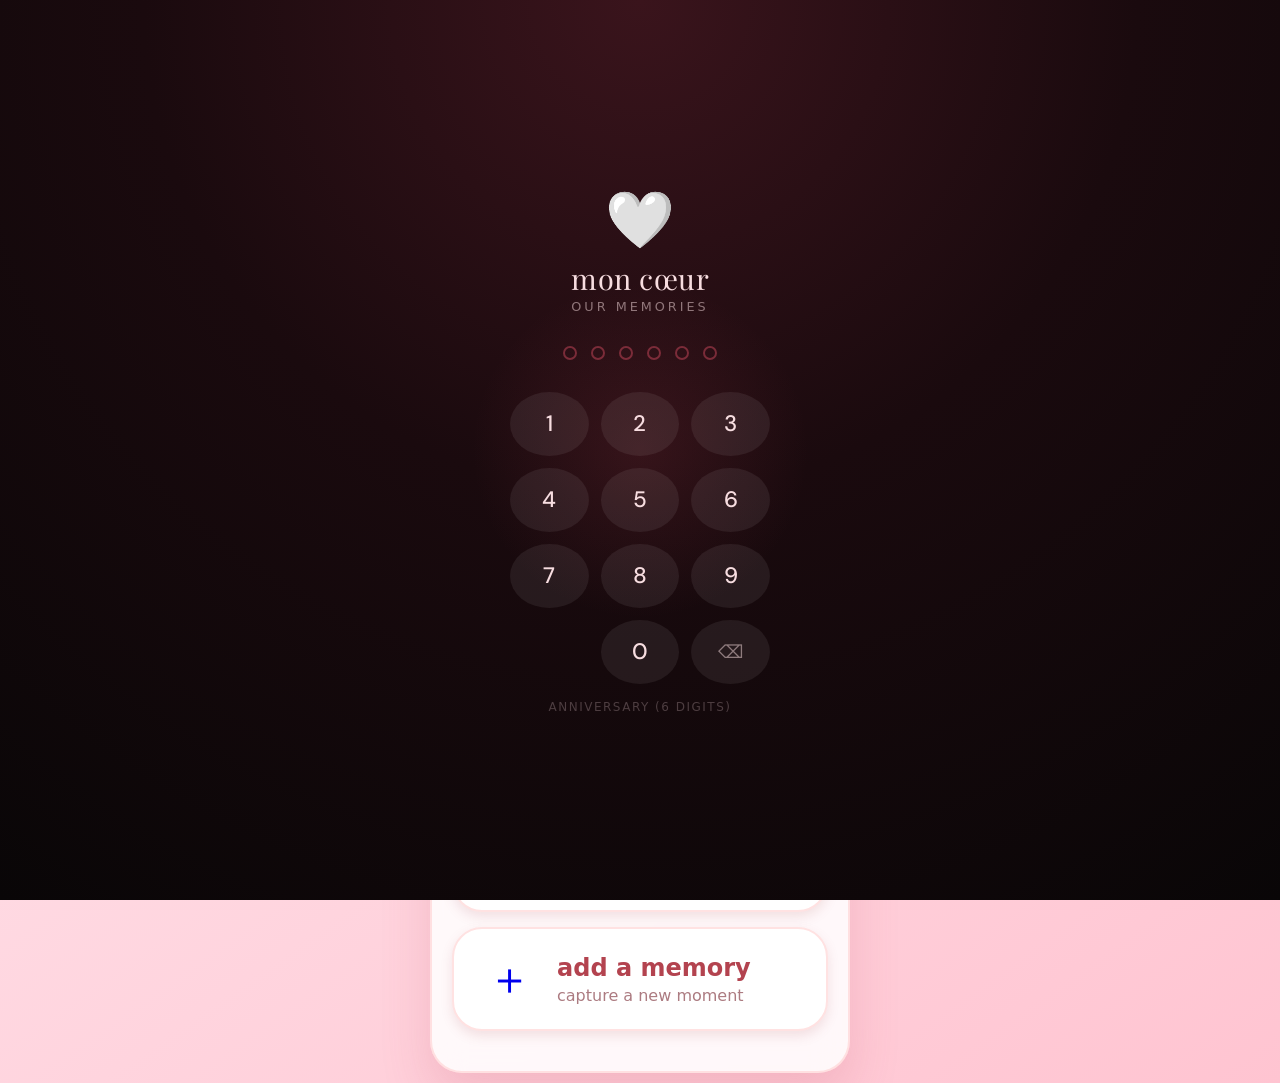
<file: index.html>
<!DOCTYPE html>
<html lang="en">
<head>
  <meta charset="UTF-8" />
  <meta name="viewport" content="width=device-width, initial-scale=1.0, maximum-scale=1.0" />
  <title>mon cœur 🤍</title>
  <link rel="preconnect" href="https://fonts.googleapis.com" />
  <link href="https://fonts.googleapis.com/css2?family=Playfair+Display:ital,wght@0,400;0,600;1,400&family=DM+Sans:wght@300;400;500&display=swap" rel="stylesheet" />
  <link rel="stylesheet" href="styles.css" />
</head>
<body>

<!-- ====== 🔒 LOCK SCREEN ====== -->
<div id="lockScreen" class="lock-screen">
  <div class="lock-glow"></div>
  <div class="lock-container">
    <div class="lock-logo">🤍</div>
    <div class="lock-title">mon cœur</div>
    <div class="lock-sub">our memories</div>
    <div class="pin-dots" id="pinDots">
      <div class="pin-dot"></div><div class="pin-dot"></div>
      <div class="pin-dot"></div><div class="pin-dot"></div>
      <div class="pin-dot"></div><div class="pin-dot"></div>
    </div>
    <div class="keypad" id="keypad">
      <button class="key" data-k="1">1</button>
      <button class="key" data-k="2">2</button>
      <button class="key" data-k="3">3</button>
      <button class="key" data-k="4">4</button>
      <button class="key" data-k="5">5</button>
      <button class="key" data-k="6">6</button>
      <button class="key" data-k="7">7</button>
      <button class="key" data-k="8">8</button>
      <button class="key" data-k="9">9</button>
      <button class="key" data-k="" style="background:transparent;box-shadow:none;cursor:default;"></button>
      <button class="key" data-k="0">0</button>
      <button class="key del" id="delKey">⌫</button>
    </div>
    <div class="pin-hint">anniversary (6 digits)</div>
  </div>
</div>

<!-- ====== HUB PAGE ====== -->
<div id="pageHub" class="page active">
  <div class="nav-row" style="justify-content:flex-end;">
    <span class="hub-icon">💕</span>
  </div>
  <h2>our little world</h2>
  <div class="subtitle">every moment with you is a treasure</div>

  <!-- photo strip; images list is in hidden element below -->
  <div class="photo-strip" id="photoStrip"></div>
  <div id="stripSource" data-images="ohima (1).jpeg, ohima (1).jpg, ohima (1).png, ohima (2).jpg, ohima (3).jpg, ohima (4).jpg, ohima (5).jpg, ohima (6).jpg, ohima (7).jpg, ohima (8).jpg, ohima (9).jpg, ohima (10).jpg, ohima (11).jpg, ohima (12).jpg, ohima (13).jpg, ohima (14).jpg, ohima (15).jpg, ohima (16).jpg, ohima (17).jpg, ohima (18).jpg" style="display:none;"></div>

  <div class="hub-cards">
    <a class="hub-card" href="reasons.html">
      <span class="card-icon">🥰</span>
      <div class="card-text"><h3>14 reasons</h3><p>why you're everything</p></div>
    </a>
    <a class="hub-card" href="surprise.html">
      <span class="card-icon">🗺️</span>
      <div class="card-text"><h3>Suprises</h3><p> surprises for you</p></div>
    </a>
    <a class="hub-card" href="letters.html">
      <span class="card-icon">💌</span>
      <div class="card-text"><h3>open when…</h3><p>5 letters for you</p></div>
    </a>
    <a class="hub-card" href="gallery.html">
      <span class="card-icon">📸</span>
      <div class="card-text"><h3>gallery</h3><p>all our moments</p></div>
    </a>
    <a class="hub-card" href="vault.html">
      <span class="card-icon">✨</span>
      <div class="card-text"><h3>memory vault</h3><p>our story, moment by moment</p></div>
    </a>
    <a class="hub-card" href="add.html">
      <span class="card-icon">＋</span>
      <div class="card-text"><h3>add a memory</h3><p>capture a new moment</p></div>
    </a>
  </div>
</div>

<script src="script.js"></script>
</body>
</html>
</file>
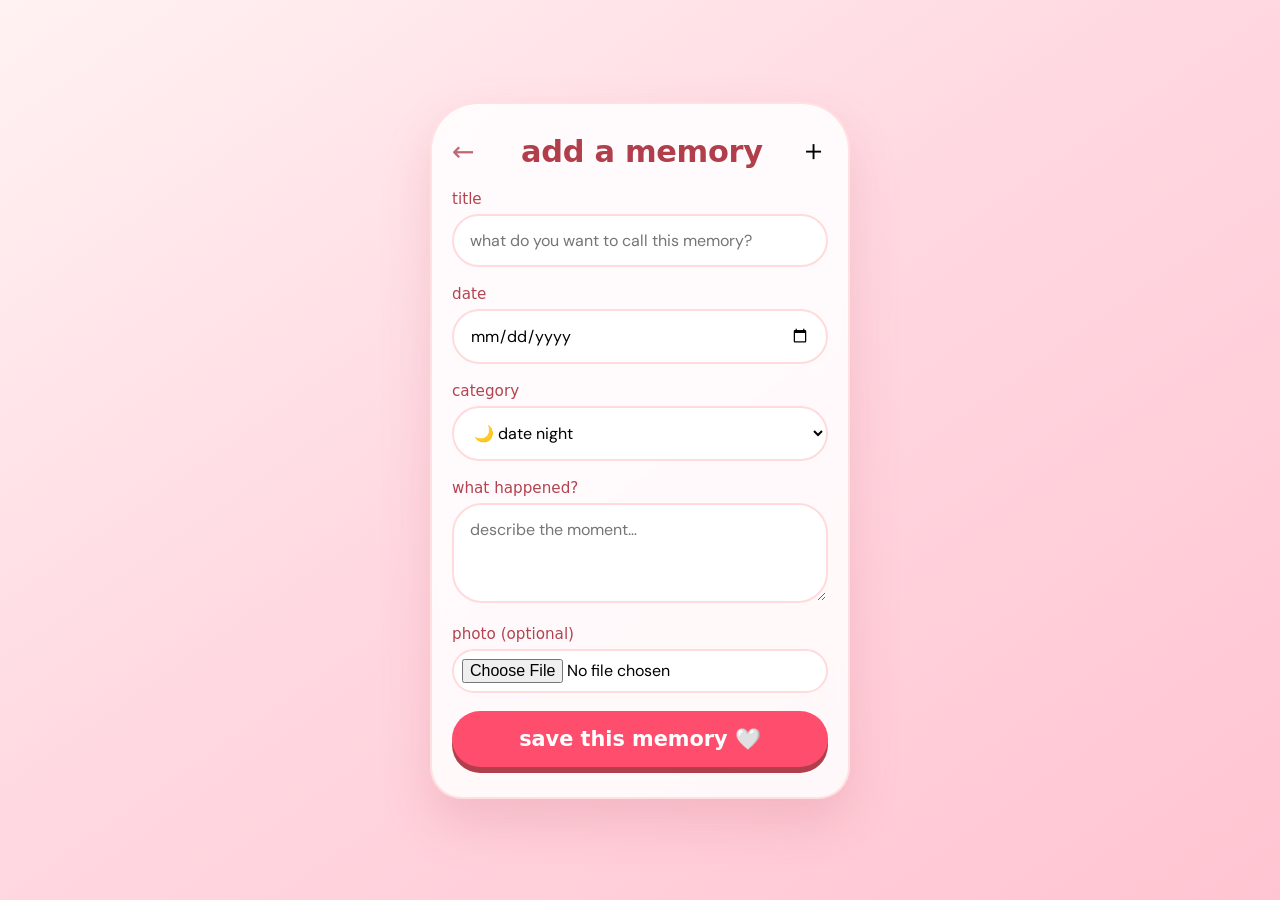
<file: add.html>
<!DOCTYPE html>
<html lang="en">
<head>
  <meta charset="UTF-8" />
  <meta name="viewport" content="width=device-width, initial-scale=1.0, maximum-scale=1.0" />
  <title>add a memory</title>
  <link rel="preconnect" href="https://fonts.googleapis.com" />
  <link href="https://fonts.googleapis.com/css2?family=Playfair+Display:ital,wght@0,400;0,600;1,400&family=DM+Sans:wght@300;400;500&display=swap" rel="stylesheet" />
  <link rel="stylesheet" href="styles.css" />
</head>
<body>
  <div id="pageAdd" class="page active">
    <div class="nav-row">
      <a class="back-btn" href="index.html">←</a>
      <h2 style="margin:0;">add a memory</h2>
      <span class="hub-icon">＋</span>
    </div>
    <div style="margin-top:10px;">
      <div class="form-group">
        <label class="form-label">title</label>
        <input class="form-input" id="memTitle" placeholder="what do you want to call this memory?" maxlength="60" />
      </div>
      <div class="form-group">
        <label class="form-label">date</label>
        <input class="form-input" id="memDate" type="date" />
      </div>
      <div class="form-group">
        <label class="form-label">category</label>
        <select class="form-select" id="memTag">
          <option value="date night">🌙 date night</option>
          <option value="adventure">🗺️ adventure</option>
          <option value="everyday">☀️ everyday moment</option>
          <option value="milestone">🎉 milestone</option>
          <option value="silly">😄 silly memory</option>
          <option value="first">✨ a first</option>
        </select>
      </div>
      <div class="form-group">
        <label class="form-label">what happened?</label>
        <textarea class="form-textarea" id="memNote" placeholder="describe the moment…"></textarea>
      </div>
      <div class="form-group">
        <label class="form-label">photo (optional)</label>
        <input type="file" id="memImage" accept="image/*" class="form-input" style="padding:8px;" />
        <div id="imagePreview" style="margin-top:8px; display:none;">
          <img id="previewImg" style="max-width:100%; max-height:150px; border-radius:12px; border:2px solid var(--border);" />
        </div>
      </div>
      <button class="reveal-btn" id="saveMemoryBtn" style="margin-top:0;">save this memory 🤍</button>
    </div>
  </div>

  <div class="added-toast" id="toast">memory saved 🤍</div>

  <script src="script.js"></script>
</body>
</html>
</file>
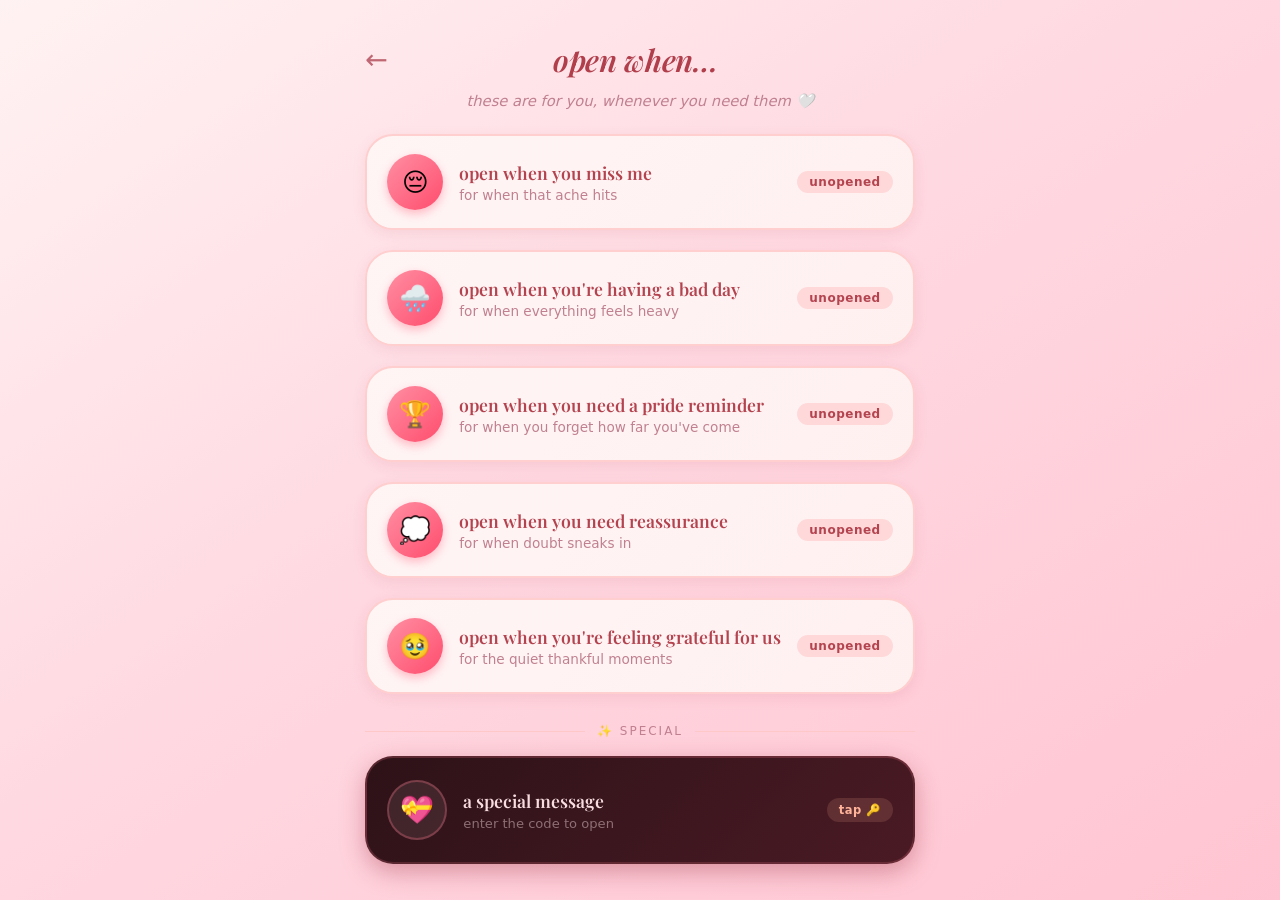
<file: letters.html>
<!DOCTYPE html>
<html lang="en">
<head>
  <meta charset="UTF-8" />
  <meta name="viewport" content="width=device-width, initial-scale=1.0, maximum-scale=1.0" />
  <title>open when… 💌</title>
  <link rel="preconnect" href="https://fonts.googleapis.com" />
  <link href="https://fonts.googleapis.com/css2?family=Playfair+Display:ital,wght@0,400;0,600;1,400&family=DM+Sans:wght@300;400;500&display=swap" rel="stylesheet" />
  <link rel="stylesheet" href="styles.css" />
</head>
<body>

<div class="letters-page-wrap">
  <div class="nav-row">
    <a class="back-btn" href="index.html">←</a>
    <h2 style="margin:0; font-family:'Playfair Display',serif; font-style:italic;">open when…</h2>
    <span style="width:42px;"></span>
  </div>
  <p style="text-align:center; color:#c08090; font-size:0.92rem; margin:-6px 0 24px; font-style:italic;">these are for you, whenever you need them 🤍</p>

  <!-- Hidden source of regular letters -->
  <template id="lettersSource">
    <span class="letter-data" data-icon="😔" data-label="you miss me" data-sub="for when that ache hits">
      <p>My love,</p><p>If you're reading this, it means you feel that little ache in your chest that whispers my name. Close your eyes for a second.</p><p>Imagine my arms around you.<br>Imagine the forehead kiss you always love.<br>Imagine me saying softly, <em>"I'm right here, mon cœur."</em></p><p>Distance doesn't change what we are. Silence doesn't weaken us. If you miss me, it only means what we share is real — and I miss you too, always. Every single day.</p><p>I love you.</p>
    </span>
    <span class="letter-data" data-icon="🌧️" data-label="you're having a bad day" data-sub="for when everything feels heavy">
      <p>Hey love,</p><p>First of all — breathe. In through your nose, out through your mouth. Bad days visit and then they leave. They don't define you.</p><p>You are not your mistakes. You are not this moment. You are the strongest, kindest, most resilient soul I know — and if today feels too heavy, let me carry part of it.</p><p>Tomorrow will feel different. I promise. And whenever you need me, I'm always one call away.</p><p>I love you more than bad days, I promise. 🤍</p>
    </span>
    <span class="letter-data" data-icon="🏆" data-label="you need a pride reminder" data-sub="for when you forget how far you've come">
      <p>Stop for a moment.</p><p>Do you know what I see when I look at you? I see someone who keeps going even when it's hard. Someone who grows quietly, consistently, beautifully.</p><p>You sometimes forget how powerful you are. I see your light, your effort, and the growth that happens every single day. The version of you reading this is already further than the version of you who started — and that's everything.</p><p>I am so incredibly proud of you. Never shrink your glow for anyone.</p><p>All of it — I love it. I love <em>you</em>. 🤍</p>
    </span>
    <span class="letter-data" data-icon="💭" data-label="you need reassurance" data-sub="for when doubt sneaks in">
      <p>Mon cœur,</p><p>If you ever — even for a second — doubt my love, let me be louder than that doubt:</p><p><strong>I am here. Fully, completely, genuinely here.</strong></p><p>You don't have to be perfect to deserve my love. You don't have to earn it or prove it. You already have me — all of me — exactly as you are.</p><p>Whatever that voice in your head is telling you, it's lying. You are wanted. You are chosen. You are loved beyond what words can hold.</p><p>I love you. Full stop. 🤍</p>
    </span>
    <span class="letter-data" data-icon="🥹" data-label="you're feeling grateful for us" data-sub="for the quiet thankful moments">
      <p>My heart,</p><p>If you're reading this thinking about us — about what we've built, about how far we've come — know that I feel it too.</p><p>I'm grateful for your laugh. Your patience. The way you love me without making it complicated. The way you <em>chose</em> me, and keep choosing me.</p><p>I don't take a single day of us for granted. This thing we have is rare, and I know it, and I protect it.</p><p>Thank you for being mine. Thank you for letting me be yours. I love you endlessly.</p><p>— always yours 🤍</p>
    </span>
  </template>

  <div class="letters-board" id="lettersBoard"></div>

  <!-- Special Occasion Letter -->
  <div class="special-letter-wrap">
    <div class="special-divider"><span>✨ special</span></div>

    <div class="special-envelope" id="specialEnvelope">
      <div class="special-envelope-inner">
        <div class="special-seal">💝</div>
        <div class="special-text">
          <div class="special-label">a special message</div>
          <div class="special-sub">enter the code to open</div>
        </div>
        <div class="special-chip unlocked-chip">tap 🔑</div>
      </div>
    </div>

    <!-- Inline PIN pad -->
    <div id="specialPinWrap" style="display:none; margin-top:16px; background:rgba(45,18,24,0.9); border-radius:28px; padding:24px 20px; border:1px solid rgba(255,120,140,0.2);">
      <div style="text-align:center; color:rgba(247,221,224,0.6); font-size:0.78rem; letter-spacing:2px; text-transform:uppercase; margin-bottom:18px;">enter 4-digit code</div>
      <div id="specialDots" style="display:flex; gap:14px; justify-content:center; margin-bottom:22px;">
        <div class="s-dot"></div><div class="s-dot"></div>
        <div class="s-dot"></div><div class="s-dot"></div>
      </div>
      <div style="display:grid; grid-template-columns:repeat(3,1fr); gap:10px; max-width:220px; margin:0 auto;">
        <button class="s-key" data-k="1">1</button>
        <button class="s-key" data-k="2">2</button>
        <button class="s-key" data-k="3">3</button>
        <button class="s-key" data-k="4">4</button>
        <button class="s-key" data-k="5">5</button>
        <button class="s-key" data-k="6">6</button>
        <button class="s-key" data-k="7">7</button>
        <button class="s-key" data-k="8">8</button>
        <button class="s-key" data-k="9">9</button>
        <button class="s-key" data-k="" style="background:transparent;box-shadow:none;cursor:default;"></button>
        <button class="s-key" data-k="0">0</button>
        <button class="s-key s-del" id="sDelKey">⌫</button>
      </div>
      <div id="specialErr" style="display:none; text-align:center; color:#ff6b85; font-size:0.85rem; margin-top:14px;">wrong code — try again</div>
    </div>
  </div>
</div>

<!-- ====== LETTER MODAL ====== -->
<div class="letter-modal-overlay" id="letterModal">
  <div class="letter-modal-card" id="letterModalCard">
    <div class="letter-modal-header">
      <div class="letter-modal-icon" id="modalIcon">💌</div>
      <div class="letter-modal-title" id="modalTitle">open when…</div>
    </div>
    <div class="letter-modal-body" id="modalBody"></div>
    <div class="letter-modal-close">
      <button class="letter-close-btn" id="closeLetterBtn">seal it back 💌</button>
    </div>
  </div>
</div>

<script src="script.js"></script>
</body>
</html>
</file>
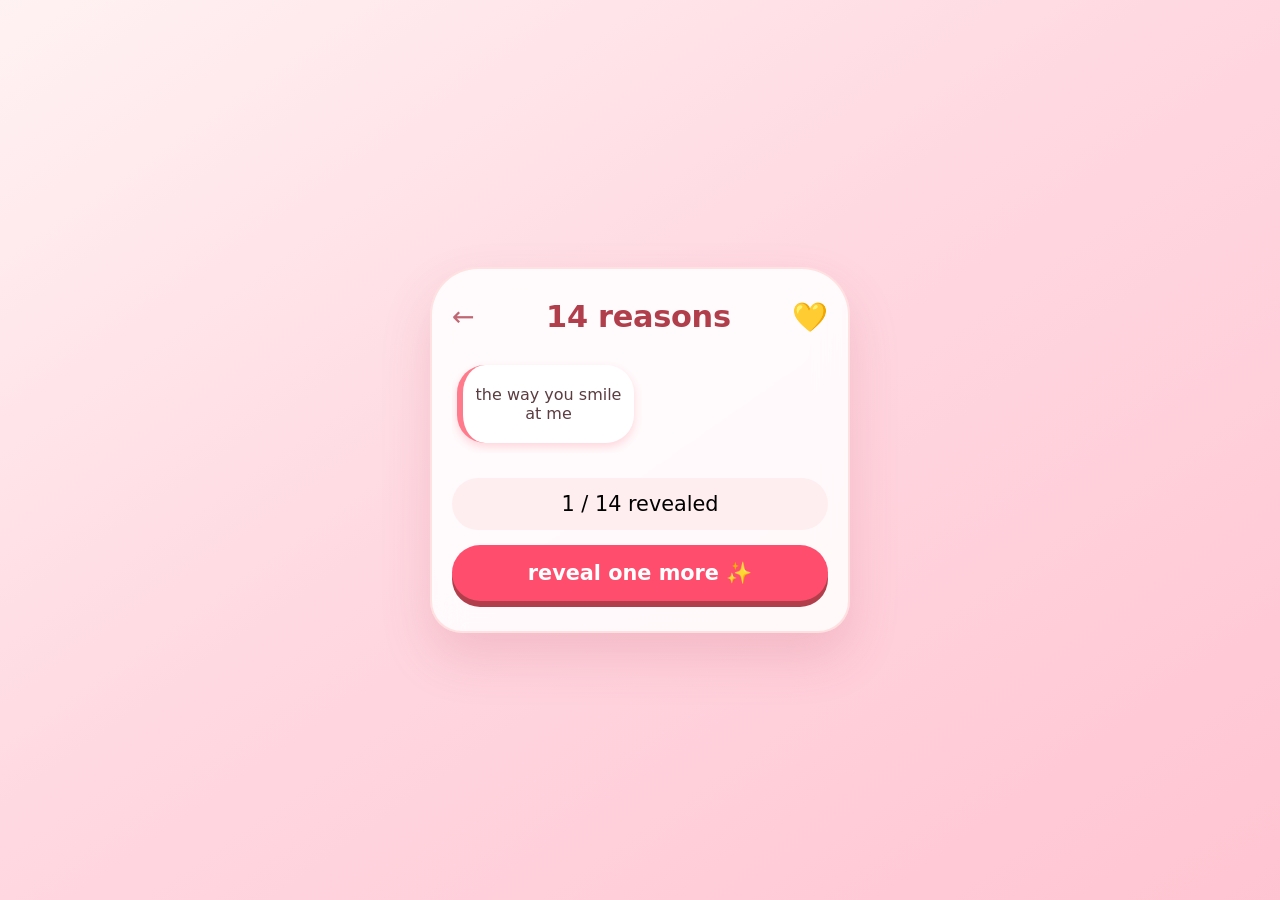
<file: reasons.html>
<!DOCTYPE html>
<html lang="en">
<head>
  <meta charset="UTF-8" />
  <meta name="viewport" content="width=device-width, initial-scale=1.0, maximum-scale=1.0" />
  <title>14 reasons</title>
  <link rel="preconnect" href="https://fonts.googleapis.com" />
  <link href="https://fonts.googleapis.com/css2?family=Playfair+Display:ital,wght@0,400;0,600;1,400&family=DM+Sans:wght@300;400;500&display=swap" rel="stylesheet" />
  <link rel="stylesheet" href="styles.css" />
</head>
<body>
  <div id="pageReasons" class="page active">
    <div class="nav-row">
      <a class="back-btn" href="index.html">←</a>
      <h2 style="margin:0;">14 reasons</h2>
      <span class="hub-icon">💛</span>
    </div>

    <!-- Hidden source of reasons -->
    <ul id="reasonsSource" style="display:none;">
      <li>the way you smile at me</li>
      <li>the way you talk to me</li>
      <li>you still laugh at my jokes</li>
      <li>the way you are constantly trying to learn new things</li>
      <li>your eyes when you talk about dreams</li>
      <li>the way you call me babe</li>
      <li>you are really intellectual</li>
      <li>you make everyday days feel like valentine</li>
      <li>the way you hold my hand</li>
      <li>you always pray for me</li>
      <li>your strength when things are hard</li>
      <li>the cute faces you make</li>
      <li>you chose me back</li>
      <li>you are you, and that's everything I love</li>
    </ul>

    <div class="reasons-grid" id="reasonsGrid"></div>
    <div class="counter" id="reasonCounter">1 / 14 revealed</div>
    <button class="reveal-btn" id="revealOneMore">reveal one more ✨</button>
    <button class="reveal-btn hidden" id="revealAllBtn" style="background:#b13e4b; margin-top:8px;">reveal all 💖</button>
  </div>

  <script src="script.js"></script>
</body>
</html>
</file>
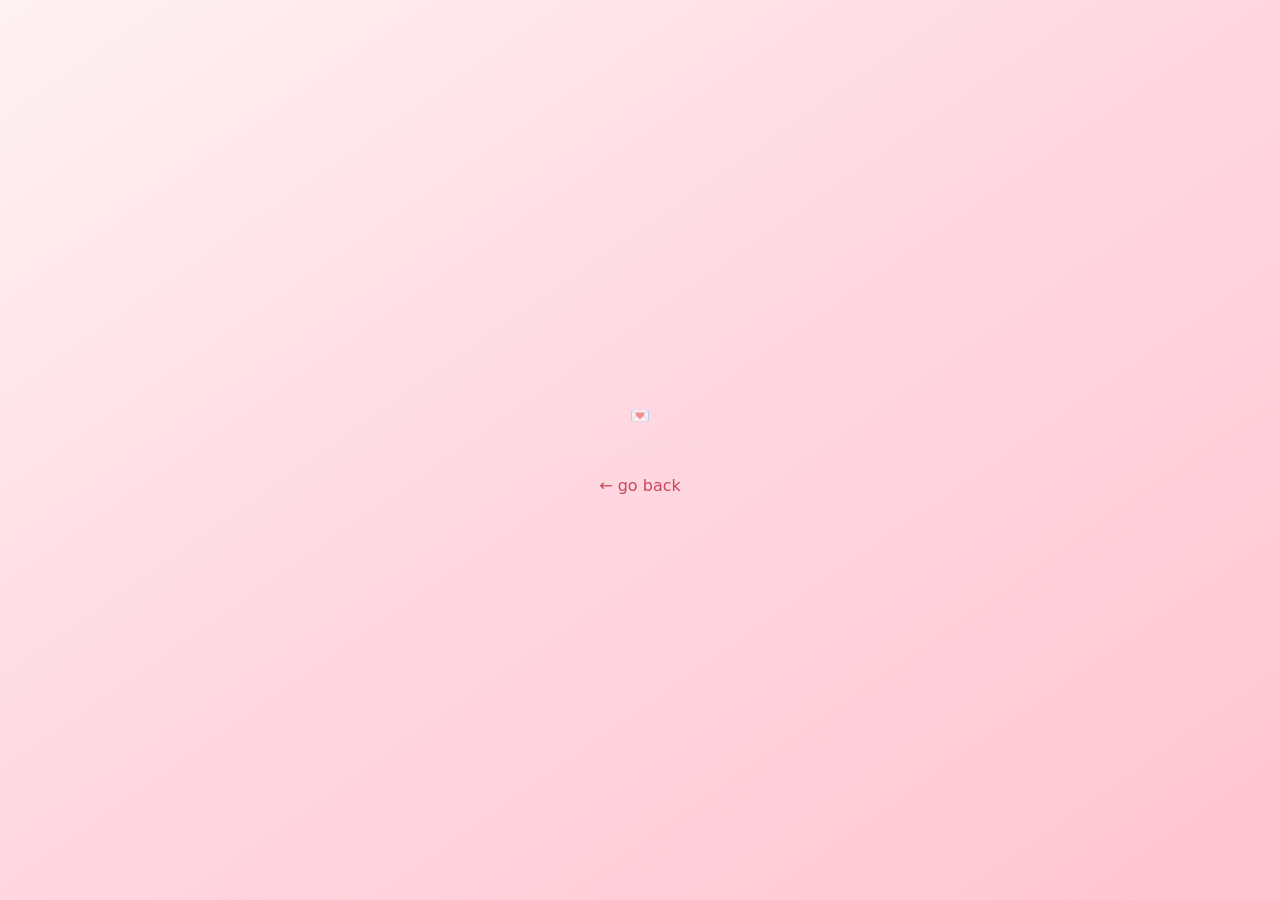
<file: special.html>
<!DOCTYPE html>
<html lang="en">
<head>
  <meta charset="UTF-8" />
  <meta name="viewport" content="width=device-width, initial-scale=1.0, maximum-scale=1.0" />
  <title>for you 💝</title>
  <link rel="preconnect" href="https://fonts.googleapis.com" />
  <link href="https://fonts.googleapis.com/css2?family=Playfair+Display:ital,wght@0,400;0,600;1,400&family=DM+Sans:wght@300;400;500&display=swap" rel="stylesheet" />
  <link rel="stylesheet" href="styles.css" />
</head>
<body>

<div class="heart-bg" id="heartsBg"></div>

<!-- The letter content is now embedded here (hidden until unlocked) -->
<div id="specialLetterContent" style="display:none;" data-title="happy anniversary, my love 💝">
  my love,

  Happy anniversary to the person who has made my heart feel so full, so safe, and so endlessly happy.

  Every day with you feels like a blessing, and every memory we have made together is one I hold close to my heart.

  Thank you for your love, your patience, your laughter, and the warmth you bring into every moment of my life. You are my favorite person, my comfort, and my home.

  I am so grateful for you, for us, and for all the beautiful days still ahead. I love you more than words can say.

  Happy anniversary, my heart. 🤍
</div>

<div class="special-card" id="letterCard" style="display:none;">
  <div class="card-header">
    <span class="header-icon">💝</span>
    <div class="header-title" id="letterTitle"></div>
  </div>
  <div class="card-body" id="letterBody"></div>
  <div class="card-footer">
    <a class="back-link" href="letters.html">← back to letters</a>
  </div>
</div>

<div id="fallback" style="display:none; text-align:center; color:rgba(247,221,224,0.5); font-size:1rem; padding:40px 20px;">
  <p>💌</p>
  <p style="margin-top:12px;">no letter here yet.</p>
  <a href="letters.html" style="color:#c9485b; text-decoration:none; display:block; margin-top:20px;">← go back</a>
</div>

<script src="script.js"></script>
</body>
</html>
</file>
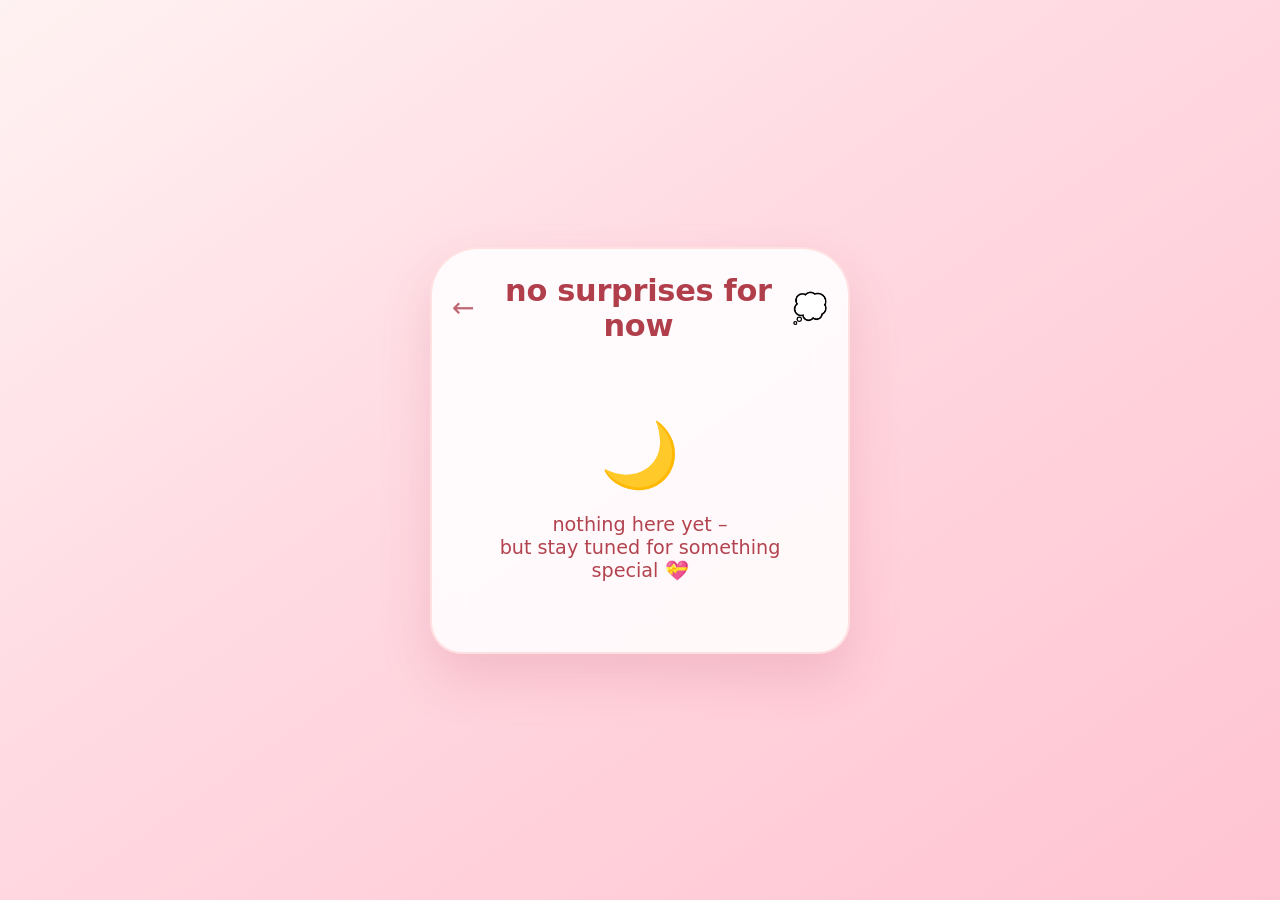
<file: surprise.html>
<!DOCTYPE html>
<html lang="en">
<head>
  <meta charset="UTF-8" />
  <meta name="viewport" content="width=device-width, initial-scale=1.0, maximum-scale=1.0" />
  <title>no surprises yet</title>
  <link rel="preconnect" href="https://fonts.googleapis.com" />
  <link href="https://fonts.googleapis.com/css2?family=Playfair+Display:ital,wght@0,400;0,600;1,400&family=DM+Sans:wght@300;400;500&display=swap" rel="stylesheet" />
  <link rel="stylesheet" href="styles.css" />
</head>
<body>
  <div id="pageSurprise" class="page active">
    <div class="nav-row">
      <a class="back-btn" href="index.html">←</a>
      <h2 style="margin:0;">no surprises for now</h2>
      <span class="hub-icon">💭</span>
    </div>
    <div style="text-align:center; padding:40px 20px;">
      <div class="placeholder-icon">🌙</div>
      <p style="font-size:1.2rem; color:#b3434f;">nothing here yet –<br>but stay tuned for something special 💝</p>
    </div>
  </div>
  <script src="script.js"></script>
</body>
</html>
</file>
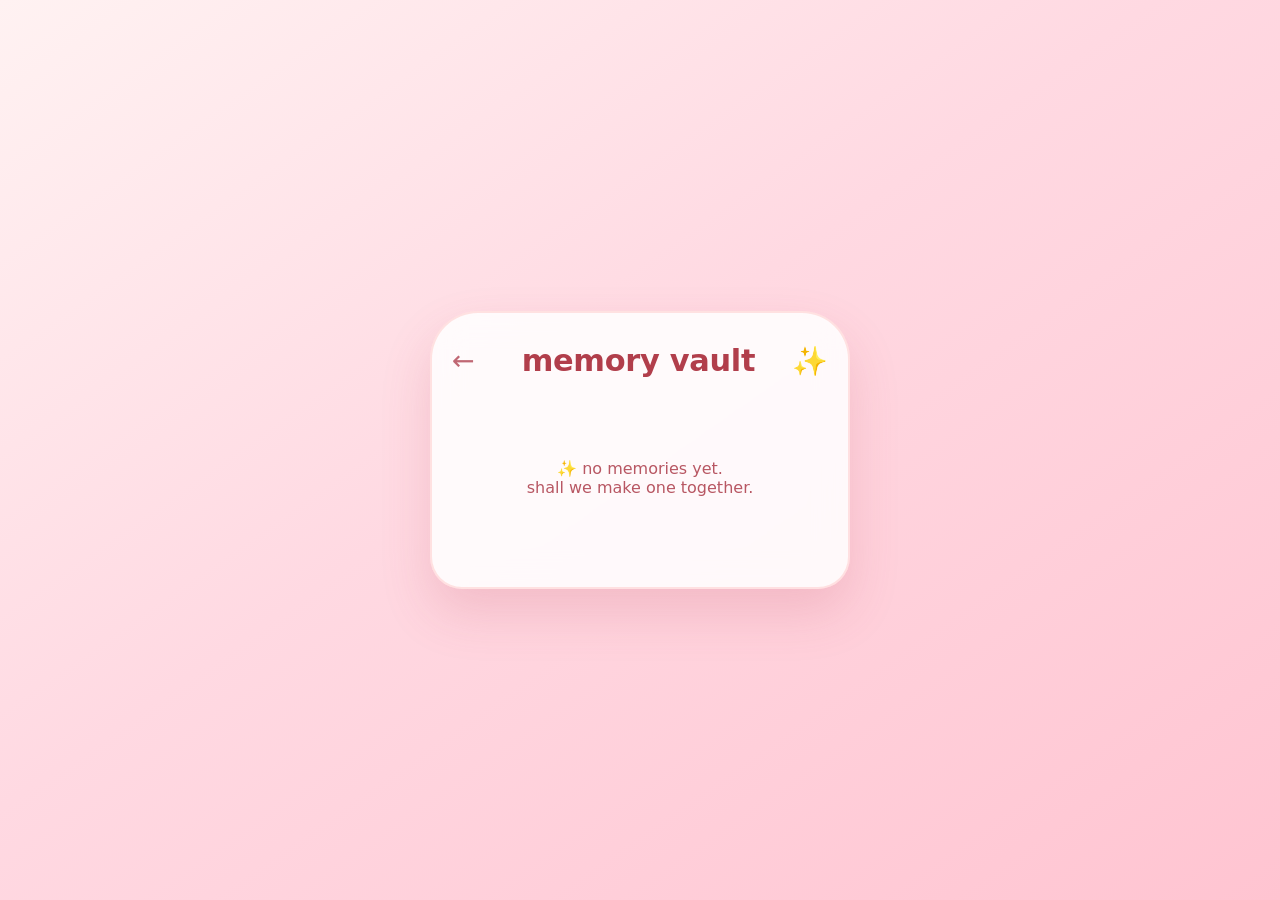
<file: vault.html>
<!DOCTYPE html>
<html lang="en">
<head>
  <meta charset="UTF-8" />
  <meta name="viewport" content="width=device-width, initial-scale=1.0, maximum-scale=1.0" />
  <title>memory vault</title>
  <link rel="preconnect" href="https://fonts.googleapis.com" />
  <link href="https://fonts.googleapis.com/css2?family=Playfair+Display:ital,wght@0,400;0,600;1,400&family=DM+Sans:wght@300;400;500&display=swap" rel="stylesheet" />
  <link rel="stylesheet" href="styles.css" />
</head>
<body>
  <div id="pageVault" class="page active">
    <div class="nav-row">
      <a class="back-btn" href="index.html">←</a>
      <h2 style="margin:0;">memory vault</h2>
      <span class="hub-icon">✨</span>
    </div>
    <div id="vaultContent"></div>
  </div>
  <script src="script.js"></script>
</body>
</html>
</file>
<file: styles.css>
* {
  margin: 0;
  padding: 0;
  box-sizing: border-box;
  font-family: 'Segoe UI', 'Helvetica Neue', system-ui, -apple-system, sans-serif;
}

/* ===== LOCK SCREEN ===== */
.lock-screen {
  position: fixed;
  inset: 0;
  z-index: 9999;
  background: radial-gradient(circle at top, #3a141c 0%, #1a0a0e 45%, #090607 100%);
  display: flex;
  align-items: center;
  justify-content: center;
  padding: 40px 24px;
  transition: opacity 0.6s ease, visibility 0.6s ease;
}
.lock-screen.hidden {
  opacity: 0;
  visibility: hidden;
  pointer-events: none;
}
.lock-glow {
  position: absolute;
  top: 50%;
  left: 50%;
  transform: translate(-50%, -50%);
  width: 340px;
  height: 340px;
  background: radial-gradient(circle, rgba(201, 72, 91, 0.15) 0%, transparent 70%);
  pointer-events: none;
}
.lock-container {
  text-align: center;
  position: relative;
  z-index: 2;
  max-width: 320px;
  width: 100%;
}
.lock-logo {
  font-size: 3.5rem;
  margin-bottom: 6px;
  animation: heartbeat 2s ease-in-out infinite;
}
@keyframes heartbeat {
  0%, 100% { transform: scale(1); }
  50% { transform: scale(1.08); }
}
.lock-title {
  font-family: 'Playfair Display', serif;
  font-size: 1.8rem;
  color: #f7dde0;
  margin-bottom: 2px;
  letter-spacing: 0.5px;
}
.lock-sub {
  font-size: 0.8rem;
  color: rgba(247, 221, 224, 0.5);
  margin-bottom: 32px;
  letter-spacing: 3px;
  text-transform: uppercase;
}
.pin-dots {
  display: flex;
  gap: 14px;
  justify-content: center;
  margin-bottom: 32px;
}
.pin-dot {
  width: 14px;
  height: 14px;
  border-radius: 50%;
  border: 2px solid rgba(201, 72, 91, 0.5);
  transition: all 0.2s;
}
.pin-dot.filled {
  background: #c9485b;
  border-color: #c9485b;
  box-shadow: 0 0 10px rgba(201, 72, 91, 0.5);
}
.pin-dot.error { background: #c0392b; border-color: #c0392b; }
.pin-dot.success { background: #27ae60; border-color: #27ae60; }
.keypad {
  display: grid;
  grid-template-columns: repeat(3, 1fr);
  gap: 12px;
  max-width: 260px;
  margin: 0 auto 16px;
}
.key {
  height: 64px;
  border: none;
  border-radius: 50%;
  background: rgba(255, 255, 255, 0.07);
  color: #f7dde0;
  font-size: 1.4rem;
  font-weight: 500;
  cursor: pointer;
  transition: all 0.15s;
  font-family: 'DM Sans', sans-serif;
}
.key:active { transform: scale(0.93); background: rgba(255, 255, 255, 0.15); }
.key.del { color: rgba(247, 221, 224, 0.5); font-size: 1.1rem; }
.pin-hint {
  font-size: 0.75rem;
  color: rgba(247, 221, 224, 0.25);
  letter-spacing: 1.5px;
  text-transform: uppercase;
}
.pin-shake { animation: shake 0.5s ease; }
@keyframes shake {
  0%, 100% { transform: translateX(0); }
  20% { transform: translateX(-10px); }
  40% { transform: translateX(10px); }
  60% { transform: translateX(-8px); }
  80% { transform: translateX(8px); }
}

/* ===== GLOBAL BODY ===== */
body {
  min-height: 100vh;
  background: linear-gradient(145deg, #fff2f2 0%, #ffd9e2 45%, #ffc4d1 100%);
  display: flex;
  align-items: center;
  justify-content: center;
  transition: background 0.4s;
  padding: 10px;
}

/* ===== PAGE CONTAINER (shared) ===== */
.page {
  display: none;
  width: 100%;
  max-width: 420px;
  background: rgba(255, 255, 255, 0.86);
  backdrop-filter: blur(16px);
  -webkit-backdrop-filter: blur(16px);
  border-radius: 48px 48px 32px 32px;
  box-shadow: 0 24px 50px rgba(191, 71, 95, 0.18);
  padding: 24px 20px 30px;
  border: 2px solid rgba(255, 220, 220, 0.85);
  transition: transform 0.3s ease, opacity 0.3s;
  margin: 0 auto;
}
.page.active {
  display: block;
  animation: fadePop 0.4s cubic-bezier(0.175, 0.885, 0.32, 1.275);
}
@keyframes fadePop {
  0% { opacity: 0.3; transform: scale(0.97); }
  100% { opacity: 1; transform: scale(1); }
}

h1, h2 {
  text-align: center;
  color: #b13e4b;
  font-weight: 600;
  letter-spacing: -0.3px;
}
h2 { font-size: 1.9rem; margin-bottom: 12px; }
.subtitle {
  text-align: center;
  color: #b85763;
  margin-bottom: 24px;
  font-weight: 300;
  font-size: 1.1rem;
}

/* Navigation row */
.nav-row {
  display: flex;
  align-items: center;
  justify-content: space-between;
  margin-bottom: 15px;
}
.back-btn {
  background: none;
  border: none;
  font-size: 1.7rem;
  color: #c06774;
  font-weight: 500;
  padding: 8px 10px 8px 0;
  cursor: pointer;
  text-decoration: none;
}
.hub-icon { font-size: 1.8rem; }

/* ===== HUB ===== */
.photo-strip {
  display: flex;
  gap: 10px;
  overflow-x: auto;
  padding: 8px 0 20px;
  scrollbar-width: thin;
  -webkit-overflow-scrolling: touch;
}
.photo-strip::-webkit-scrollbar { height: 6px; }
.photo-strip::-webkit-scrollbar-thumb { background: rgba(201,72,91,0.25); border-radius: 999px; }
.hub-photo {
  width: 112px;
  height: 136px;
  object-fit: cover;
  border-radius: 24px;
  border: 3px solid rgba(255,255,255,0.95);
  box-shadow: 0 10px 18px rgba(180,70,90,0.16);
  flex-shrink: 0;
}

.hub-cards {
  display: flex;
  flex-direction: column;
  gap: 15px;
  margin: 10px 0;
}
.hub-card {
  background: white;
  border-radius: 30px;
  padding: 20px 25px;
  display: flex;
  align-items: center;
  gap: 18px;
  box-shadow: 0 5px 12px rgba(170, 80, 90, 0.15);
  border: 2px solid #ffe2e2;
  cursor: pointer;
  transition: all 0.2s;
  text-decoration: none;
}
.hub-card:active { transform: scale(0.99); background: #fff1f1; }
.card-icon { font-size: 2.8rem; min-width: 60px; text-align: center; }
.card-text h3 { font-size: 1.5rem; color: #b3434f; margin-bottom: 4px; }
.card-text p { color: #ac7b81; font-size: 1rem; }

/* ===== REASONS ===== */
.reasons-grid {
  display: grid;
  grid-template-columns: 1fr 1fr;
  gap: 12px;
  margin: 20px 0 25px;
  max-height: 55vh;
  overflow-y: auto;
  padding: 5px 5px 10px;
}
.reason-card {
  background: white;
  padding: 20px 12px;
  border-radius: 28px;
  font-size: 1rem;
  text-align: center;
  box-shadow: 0 4px 8px #ffd6dc;
  border-left: 6px solid #ff7b8b;
  font-weight: 500;
  color: #5b3c41;
}
.counter {
  text-align: center;
  font-size: 1.3rem;
  background: #ffeef0;
  padding: 14px;
  border-radius: 40px;
}
.reveal-btn, .action-btn {
  background: #ff4d6d;
  border: none;
  color: white;
  font-size: 1.3rem;
  padding: 16px 25px;
  border-radius: 50px;
  width: 100%;
  font-weight: 600;
  cursor: pointer;
  margin-top: 15px;
  box-shadow: 0 6px 0 #b13e4b;
  transition: 0.1s ease;
}
.reveal-btn:active { transform: translateY(4px); box-shadow: 0 2px 0 #b13e4b; }
.reveal-btn:disabled { opacity: 0.5; transform: none; box-shadow: 0 6px 0 #b13e4b; }

/* ===== SURPRISE (now simple) ===== */
.placeholder-icon { font-size: 4rem; margin: 20px 0; }

/* ===== LETTERS ===== */
.letters-board {
  display: flex;
  flex-direction: column;
  gap: 20px;
  margin: 15px 0;
}
.letter-envelope {
  background: linear-gradient(135deg, #fff5f5 0%, #fff0f0 100%);
  border-radius: 28px;
  padding: 0;
  border: 2px solid #ffcece;
  cursor: pointer;
  overflow: hidden;
  transition: transform 0.15s, box-shadow 0.15s;
  box-shadow: 0 4px 14px rgba(180,60,80,0.1);
}
.letter-envelope:active { transform: scale(0.98); }
.letter-envelope.opened {
  border-color: #ffb3b3;
  background: linear-gradient(135deg, #fff8f8 0%, #fff3f3 100%);
}
.envelope-inner {
  display: flex;
  align-items: center;
  gap: 16px;
  padding: 18px 20px;
}
.envelope-seal {
  width: 56px;
  height: 56px;
  border-radius: 50%;
  background: linear-gradient(135deg, #ff8fa3, #ff4d6d);
  display: flex;
  align-items: center;
  justify-content: center;
  font-size: 1.6rem;
  flex-shrink: 0;
  box-shadow: 0 4px 10px rgba(255,77,109,0.35);
  transition: transform 0.3s;
}
.letter-envelope.opened .envelope-seal {
  background: linear-gradient(135deg, #ff6b85, #e63c5c);
  transform: rotate(10deg);
}
.envelope-text { flex: 1; }
.envelope-label {
  font-size: 1.1rem;
  font-weight: 600;
  color: #b3434f;
  margin-bottom: 3px;
  font-family: 'Playfair Display', serif;
}
.envelope-sub { font-size: 0.85rem; color: #c08090; }
.envelope-status-chip {
  font-size: 0.75rem;
  font-weight: 600;
  padding: 4px 12px;
  border-radius: 30px;
  background: #ffd9d9;
  color: #b3434f;
  letter-spacing: 0.5px;
  flex-shrink: 0;
}
.letter-envelope.opened .envelope-status-chip {
  background: #ffe8cc;
  color: #b06030;
}

/* Special PIN pad */
.s-dot {
  width: 13px; height: 13px;
  border-radius: 50%;
  border: 2px solid rgba(201,72,91,0.4);
  transition: all 0.2s;
}
.s-dot.filled { background: #c9485b; border-color: #c9485b; box-shadow: 0 0 8px rgba(201,72,91,0.5); }
.s-dot.error  { background: #c0392b; border-color: #c0392b; }
.s-dot.ok     { background: #27ae60; border-color: #27ae60; }
.s-key {
  height: 54px;
  border: none;
  border-radius: 50%;
  background: rgba(255,255,255,0.07);
  color: #f7dde0;
  font-size: 1.25rem;
  font-weight: 500;
  cursor: pointer;
  transition: all 0.12s;
  font-family: 'DM Sans', sans-serif;
}
.s-key:active { transform: scale(0.92); background: rgba(255,255,255,0.14); }
.s-del { color: rgba(247,221,224,0.45); font-size:1rem; }
.s-shake { animation: sShake 0.45s ease; }
@keyframes sShake {
  0%,100% { transform: translateX(0); }
  20% { transform: translateX(-8px); }
  40% { transform: translateX(8px); }
  60% { transform: translateX(-6px); }
  80% { transform: translateX(6px); }
}
.special-letter-wrap { margin-top: 30px; }
.special-divider {
  display: flex;
  align-items: center;
  gap: 12px;
  margin-bottom: 18px;
}
.special-divider::before,
.special-divider::after {
  content: '';
  flex: 1;
  height: 1px;
  background: #ffc8c8;
}
.special-divider span {
  font-size: 0.75rem;
  color: #c08090;
  letter-spacing: 2px;
  text-transform: uppercase;
  white-space: nowrap;
}
.special-envelope {
  background: linear-gradient(135deg, #2d1218 0%, #4a1a24 100%);
  border-radius: 28px;
  overflow: hidden;
  box-shadow: 0 8px 24px rgba(150,30,50,0.35);
  border: 2px solid rgba(255,120,140,0.2);
  cursor: pointer;
  transition: transform 0.15s, box-shadow 0.15s;
}
.special-envelope:active { transform: scale(0.98); }
.special-envelope.locked { cursor: default; }
.special-envelope-inner {
  display: flex;
  align-items: center;
  gap: 16px;
  padding: 22px 20px;
}
.special-seal {
  width: 60px;
  height: 60px;
  border-radius: 50%;
  background: rgba(255,255,255,0.08);
  border: 2px solid rgba(255,120,140,0.3);
  display: flex;
  align-items: center;
  justify-content: center;
  font-size: 1.7rem;
  flex-shrink: 0;
}
.special-text { flex: 1; }
.special-label {
  font-size: 1.1rem;
  font-weight: 600;
  color: #f7dde0;
  margin-bottom: 4px;
  font-family: 'Playfair Display', serif;
}
.special-sub {
  font-size: 0.82rem;
  color: rgba(247,221,224,0.45);
}
.special-chip {
  font-size: 0.72rem;
  font-weight: 600;
  padding: 5px 12px;
  border-radius: 30px;
  flex-shrink: 0;
  letter-spacing: 0.5px;
}
.special-chip.locked-chip {
  background: rgba(255,255,255,0.07);
  color: rgba(247,221,224,0.4);
}
.special-chip.unlocked-chip {
  background: rgba(255,180,150,0.15);
  color: #ffb49a;
}

/* Letter modal */
.letter-modal-overlay {
  display: none;
  position: fixed;
  inset: 0;
  background: rgba(10,2,5,0.6);
  backdrop-filter: blur(8px);
  -webkit-backdrop-filter: blur(8px);
  align-items: center;
  justify-content: center;
  z-index: 3000;
  padding: 20px;
}
.letter-modal-overlay.active { display: flex; }
.letter-modal-card {
  background: white;
  border-radius: 40px;
  width: 100%;
  max-width: 380px;
  max-height: 80vh;
  overflow-y: auto;
  border: 3px solid #ffcece;
  box-shadow: 0 30px 60px rgba(180,40,60,0.35);
  position: relative;
  animation: popIn 0.35s cubic-bezier(0.175,0.885,0.32,1.275);
  scrollbar-width: none;
}
.letter-modal-card::-webkit-scrollbar { display: none; }
.letter-modal-header {
  background: linear-gradient(135deg, #fff0f0, #ffe4e4);
  padding: 28px 24px 20px;
  border-radius: 38px 38px 0 0;
  text-align: center;
  border-bottom: 1px solid #ffd5d5;
}
.letter-modal-icon { font-size: 2.8rem; margin-bottom: 8px; }
.letter-modal-title {
  font-family: 'Playfair Display', serif;
  font-size: 1.4rem;
  font-style: italic;
  color: #b13e4b;
}
.letter-modal-body {
  padding: 24px;
  color: #7a4550;
  font-size: 1.05rem;
  line-height: 1.85;
}
.letter-modal-body p { margin-bottom: 14px; }
.letter-modal-body p:last-child { margin-bottom: 0; }
.letter-modal-close {
  position: sticky;
  bottom: 0;
  background: white;
  padding: 16px 24px 20px;
  border-top: 1px solid #ffe4e4;
  border-radius: 0 0 38px 38px;
}
.letter-close-btn {
  width: 100%;
  background: #ff4d6d;
  border: none;
  color: white;
  font-size: 1rem;
  font-weight: 600;
  padding: 14px;
  border-radius: 50px;
  cursor: pointer;
  box-shadow: 0 4px 0 #b13e4b;
  transition: 0.1s;
  font-family: 'DM Sans', sans-serif;
}
.letter-close-btn:active { transform: translateY(3px); box-shadow: 0 1px 0 #b13e4b; }

/* Dark modal for special letter */
.letter-modal-card.dark-modal {
  background: #1a0a0e;
  border-color: rgba(255,120,140,0.25);
}
.letter-modal-card.dark-modal .letter-modal-header {
  background: linear-gradient(135deg, #2d1218, #3d1820);
  border-bottom-color: rgba(255,120,140,0.15);
}
.letter-modal-card.dark-modal .letter-modal-title { color: #f7dde0; }
.letter-modal-card.dark-modal .letter-modal-body { color: rgba(247,221,224,0.82); }
.letter-modal-card.dark-modal .letter-modal-close {
  background: #1a0a0e;
  border-top-color: rgba(255,120,140,0.15);
}
.letter-modal-card.dark-modal .letter-close-btn {
  background: rgba(201,72,91,0.85);
  box-shadow: 0 4px 0 rgba(120,20,35,0.8);
}

/* ===== GALLERY ===== */
.gallery-grid {
  display: flex;
  flex-direction: column;
  gap: 20px;
  max-height: 66vh;
  overflow-y: auto;
  padding: 8px 4px 20px;
}
.gallery-item {
  border-radius: 32px;
  background: linear-gradient(135deg, #fff7f7 0%, #fff2f5 100%);
  border: 2px solid rgba(255, 199, 208, 0.7);
  box-shadow: 0 12px 24px rgba(188, 89, 111, 0.12);
  cursor: pointer;
  overflow: hidden;
  display: flex;
  flex-direction: column;
  align-items: center;
  text-align: center;
}
.gallery-item img {
  width: 100%;
  max-width: 280px;
  height: auto;
  aspect-ratio: 1 / 1;
  object-fit: cover;
  display: block;
  margin: 16px auto 12px;
  border-radius: 24px;
}
.photo-caption {
  font-size: 1.08rem;
  font-weight: 600;
  color: #a04554;
  padding: 16px 18px 0;
  width: 100%;
  order: -1;
}

/* Lightbox */
.lightbox {
  position: fixed;
  inset: 0;
  background: rgba(10, 6, 8, 0.9);
  display: flex;
  flex-direction: column;
  align-items: center;
  justify-content: center;
  z-index: 999;
  padding: 24px;
}
.lightbox img {
  max-width: 92%;
  max-height: 74%;
  border-radius: 28px;
  border: 3px solid rgba(255,255,255,0.9);
  box-shadow: 0 16px 40px rgba(0,0,0,0.3);
}
#caption { color: white; margin-top: 16px; font-size: 1.05rem; text-align: center; max-width: 420px; }

/* ===== VAULT & ADD ===== */
.form-group {
  margin-bottom: 18px;
}
.form-label {
  display: block;
  font-weight: 500;
  color: #b3434f;
  margin-bottom: 6px;
  font-size: 0.95rem;
}
.form-input, .form-select, .form-textarea {
  width: 100%;
  padding: 14px 16px;
  border-radius: 30px;
  border: 2px solid #ffdbdb;
  font-size: 1rem;
  background: white;
  font-family: 'DM Sans', sans-serif;
  transition: 0.2s;
}
.form-input:focus, .form-select:focus, .form-textarea:focus {
  outline: none;
  border-color: #ff7b8b;
}
.form-textarea {
  min-height: 100px;
  resize: vertical;
}
#imagePreview {
  margin-top: 8px;
}
#previewImg {
  max-width: 100%;
  max-height: 150px;
  border-radius: 12px;
  border: 2px solid #ffdbdb;
}

/* Toast */
.added-toast {
  position: fixed;
  bottom: 40px;
  left: 50%;
  transform: translateX(-50%);
  background: #1a0a0e;
  color: #f7dde0;
  padding: 14px 24px;
  border-radius: 100px;
  font-size: 0.9rem;
  white-space: nowrap;
  opacity: 0;
  pointer-events: none;
  transition: opacity 0.3s;
  z-index: 300;
}
.added-toast.show { opacity: 1; }

/* ===== SPECIAL LETTER (standalone) ===== */
.heart-bg {
  position: fixed;
  inset: 0;
  pointer-events: none;
  overflow: hidden;
  z-index: 0;
}
.heart-bg span {
  position: absolute;
  bottom: -30px;
  font-size: 1.2rem;
  opacity: 0;
  animation: floatUp linear infinite;
}
@keyframes floatUp {
  0%   { transform: translateY(0) rotate(0deg); opacity: 0.6; }
  100% { transform: translateY(-110vh) rotate(20deg); opacity: 0; }
}
.special-card {
  position: relative;
  z-index: 1;
  width: 100%;
  max-width: 420px;
  background: rgba(255,255,255,0.04);
  border: 1px solid rgba(255,140,160,0.2);
  border-radius: 40px;
  overflow: hidden;
  box-shadow: 0 30px 60px rgba(0,0,0,0.5);
  animation: riseIn 0.7s cubic-bezier(0.175, 0.885, 0.32, 1.275) both;
}
@keyframes riseIn {
  0%   { opacity: 0; transform: translateY(30px) scale(0.96); }
  100% { opacity: 1; transform: translateY(0) scale(1); }
}
.special-card .card-header {
  background: linear-gradient(135deg, rgba(201,72,91,0.25), rgba(120,20,40,0.4));
  padding: 36px 28px 28px;
  text-align: center;
  border-bottom: 1px solid rgba(255,140,160,0.15);
}
.special-card .header-icon {
  font-size: 3.5rem;
  margin-bottom: 14px;
  display: block;
  animation: pulse 2.5s ease-in-out infinite;
}
@keyframes pulse {
  0%, 100% { transform: scale(1); }
  50% { transform: scale(1.1); }
}
.special-card .header-title {
  font-family: 'Playfair Display', serif;
  font-size: 1.5rem;
  font-style: italic;
  color: #f7dde0;
  line-height: 1.3;
}
.special-card .card-body {
  padding: 28px;
  color: rgba(247,221,224,0.82);
  font-size: 1.05rem;
  line-height: 1.9;
}
.special-card .card-body p { margin-bottom: 16px; }
.special-card .card-body p:last-child { margin-bottom: 0; }
.special-card .card-body em { color: #ffb3c1; font-style: italic; }
.special-card .card-body strong { color: #f7dde0; font-weight: 600; }
.special-card .card-footer {
  padding: 20px 28px 28px;
  text-align: center;
  border-top: 1px solid rgba(255,140,160,0.1);
}
.special-card .back-link {
  display: inline-block;
  color: rgba(247,221,224,0.45);
  font-size: 0.85rem;
  text-decoration: none;
  letter-spacing: 1px;
  text-transform: uppercase;
  transition: color 0.2s;
}
.special-card .back-link:hover { color: rgba(247,221,224,0.7); }

/* ===== UTILITY ===== */
.hidden { display: none !important; }
.mt-2 { margin-top: 10px; }
</file>
